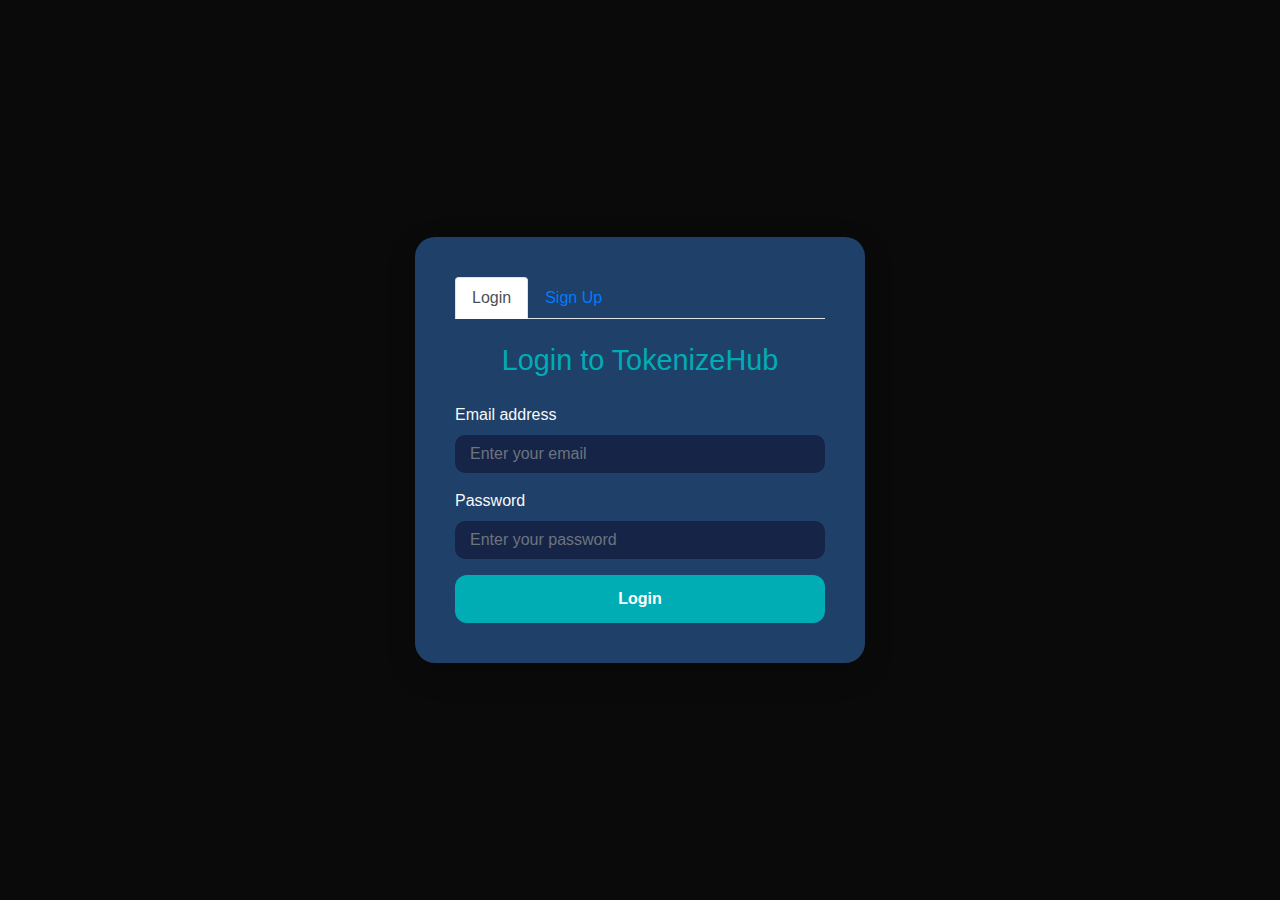
<file: index.html>
<!DOCTYPE html>
<html lang="en">
<head>
    <meta charset="UTF-8">
    <meta name="viewport" content="width=device-width, initial-scale=1.0">
    <title>TokenizeHub Authentication</title>
    <!-- Bootstrap CSS -->
    <link href="https://stackpath.bootstrapcdn.com/bootstrap/4.5.2/css/bootstrap.min.css" rel="stylesheet">
    <!-- Custom CSS -->
    <link rel="stylesheet" href="auth.css">
</head>
<body>
    <!-- Authentication Container -->
    <div class="auth-wrapper">
        <div class="container-fluid auth-container">
            <!-- Tabs for Login/Sign Up -->
            <ul class="nav nav-tabs mb-4" id="authTabs" role="tablist">
                <li class="nav-item">
                    <a class="nav-link active" id="login-tab" data-toggle="tab" href="#login" role="tab">Login</a>
                </li>
                <li class="nav-item">
                    <a class="nav-link" id="signup-tab" data-toggle="tab" href="#signup" role="tab">Sign Up</a>
                </li>
            </ul>

            <!-- Tab Content for Login/Sign Up Forms -->
            <div class="tab-content" id="authTabsContent">
                <!-- Login Form -->
                <div class="tab-pane fade show active" id="login" role="tabpanel">
                    <form id="login-form" class="auth-form">
                        <h3 class="auth-title">Login to TokenizeHub</h3>
                        <div class="form-group">
                            <label for="login-email">Email address</label>
                            <input type="email" class="form-control" id="login-email" placeholder="Enter your email" required>
                        </div>
                        <div class="form-group">
                            <label for="login-password">Password</label>
                            <input type="password" class="form-control" id="login-password" placeholder="Enter your password" required>
                        </div>
                        <button type="submit" class="btn btn-primary btn-block">Login</button>
                    </form>
                </div>

                <!-- Sign Up Form -->
                <div class="tab-pane fade" id="signup" role="tabpanel">
                    <form id="signup-form" class="auth-form">
                        <h3 class="auth-title">Create a TokenizeHub Account</h3>
                        <div class="form-group">
                            <label for="signup-username">Username</label>
                            <input type="text" class="form-control" id="signup-username" placeholder="Enter a username" required>
                        </div>
                        <div class="form-group">
                            <label for="signup-email">Email address</label>
                            <input type="email" class="form-control" id="signup-email" placeholder="Enter your email" required>
                        </div>
                        <div class="form-group">
                            <label for="signup-password">Password</label>
                            <input type="password" class="form-control" id="signup-password" placeholder="Enter a password" required>
                        </div>
                        <div class="form-group">
                            <label for="signup-confirm-password">Confirm Password</label>
                            <input type="password" class="form-control" id="signup-confirm-password" placeholder="Confirm your password" required>
                        </div>
                        <button type="submit" class="btn btn-success btn-block">Sign Up</button>
                    </form>
                </div>
            </div>
        </div>
    </div>

    <!-- Bootstrap JS, Popper.js, and jQuery -->
    <script src="https://code.jquery.com/jquery-3.5.1.slim.min.js"></script>
    <script src="https://cdn.jsdelivr.net/npm/@popperjs/core@2.9.3/dist/umd/popper.min.js"></script>
    <script src="https://stackpath.bootstrapcdn.com/bootstrap/4.5.2/js/bootstrap.min.js"></script>
    <!-- Custom JS for Validation -->
    <script src="auth.js"></script>
</body>
</html>
</file>
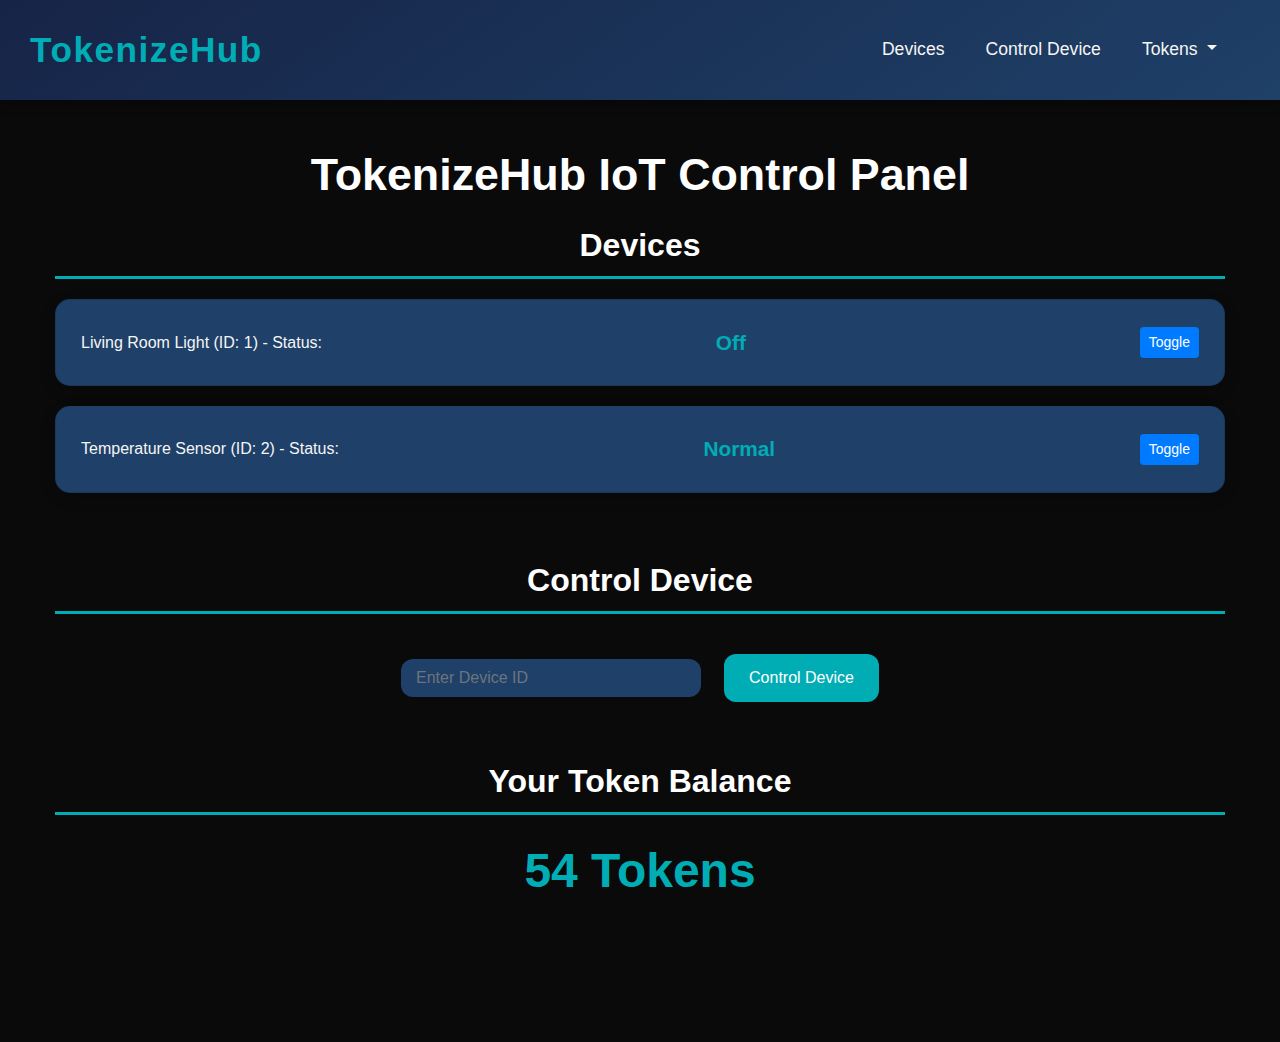
<file: home.html>
<!DOCTYPE html>
<html lang="en">
<head>
    <meta charset="UTF-8">
    <meta name="viewport" content="width=device-width, initial-scale=1.0">
    <title>TokenizeHub - IoT Control Panel</title>
    <!-- Bootstrap CSS -->
    <link href="https://stackpath.bootstrapcdn.com/bootstrap/4.5.2/css/bootstrap.min.css" rel="stylesheet">
    <!-- Custom CSS -->
    <link rel="stylesheet" href="styles.css">
</head>
<body>

    <!-- Navigation Bar -->
    <nav class="navbar navbar-expand-lg navbar-dark bg-dark">
        <a class="navbar-brand" href="#">TokenizeHub</a>
        <button class="navbar-toggler" type="button" data-toggle="collapse" data-target="#navbarNav" aria-controls="navbarNav" aria-expanded="false" aria-label="Toggle navigation">
            <span class="navbar-toggler-icon"></span>
        </button>
        <div class="collapse navbar-collapse" id="navbarNav">
            <ul class="navbar-nav ml-auto">
                <li class="nav-item">
                    <a class="nav-link" href="#devices-section">Devices</a>
                </li>
                <li class="nav-item">
                    <a class="nav-link" href="#control-section">Control Device</a>
                </li>
                <li class="nav-item dropdown">
                    <a class="nav-link dropdown-toggle" href="#" id="navbarDropdown" role="button" data-toggle="dropdown" aria-haspopup="true" aria-expanded="false">
                        Tokens
                    </a>
                    <div class="dropdown-menu" aria-labelledby="navbarDropdown">
                        <a class="dropdown-item" href="#">Token Balance</a>
                        <a class="dropdown-item" href="#">Manage Tokens</a>
                    </div>
                </li>
            </ul>
        </div>
    </nav>

    <div class="container mt-5">
        <h1 class="text-center my-4">TokenizeHub IoT Control Panel</h1>

        <!-- Devices Section -->
        <div id="devices-section" class="device-list mb-5">
            <h2>Devices</h2>
            <ul id="device-list" class="list-group"></ul>
        </div>

        <!-- Control Device Section -->
        <div id="control-section" class="device-control mb-5">
            <h2>Control Device</h2>
            <form id="control-form" class="form-inline">
                <div class="form-group mr-2">
                    <input type="text" id="device-id" class="form-control" placeholder="Enter Device ID" required>
                </div>
                <button type="submit" class="btn btn-success">Control Device</button>
            </form>
        </div>

        <!-- Token Balance Section -->
        <div class="token-balance">
            <h2>Your Token Balance</h2>
            <p id="token-balance" class="font-weight-bold">Loading...</p>
        </div>
    </div>

    <!-- Bootstrap JS, Popper.js, and jQuery -->
    <script src="https://code.jquery.com/jquery-3.5.1.slim.min.js"></script>
    <script src="https://cdn.jsdelivr.net/npm/@popperjs/core@2.9.3/dist/umd/popper.min.js"></script>
    <script src="https://stackpath.bootstrapcdn.com/bootstrap/4.5.2/js/bootstrap.min.js"></script>
    <!-- Custom JavaScript -->
    <script src="script.js"></script>
</body>
</html>
</file>
<file: auth.css>
/* Global Styles */
body {
    background-color: #0a0a0a;
    color: #f8f9fa;
    font-family: 'Poppins', sans-serif;
    overflow-x: hidden;
}

/* Authentication Container */
.auth-wrapper {
    height: 100vh;
    display: flex;
    align-items: center;
    justify-content: center;
}

.auth-container {
    background-color: #1f4068;
    padding: 40px;
    border-radius: 20px;
    box-shadow: 0 10px 30px rgba(0, 0, 0, 0.2);
    max-width: 450px;
    width: 100%;
}

/* Form Titles */
.auth-title {
    font-size: 1.8rem;
    color: #00adb5;
    margin-bottom: 25px;
    text-align: center;
}

/* Input Fields */
.form-control {
    background-color: #162447;
    color: #f5f5f5;
    border: none;
    border-radius: 10px;
    padding: 15px;
    transition: background-color 0.3s ease, box-shadow 0.3s ease;
}

.form-control:focus {
    background-color: #0f3460;
    outline: none;
    box-shadow: 0 0 10px #00adb5;
}

/* Buttons */
.btn-block {
    padding: 12px 25px;
    border-radius: 12px;
    font-weight: bold;
    transition: background-color 0.4s ease, transform 0.3s ease;
}

.btn-primary {
    background-color: #00adb5;
    border: none;
}

.btn-primary:hover {
    background-color: #00c1c5;
    transform: translateY(-3px);
}

.btn-success {
    background-color: #20c997;
    border: none;
}

.btn-success:hover {
    background-color: #18b28b;
    transform: translateY(-3px);
}
</file>
<file: styles.css>
/* Global Styles */
body {
    background-color: #0a0a0a;
    color: #f8f9fa;
    font-family: 'Poppins', sans-serif;
    line-height: 1.7;
    padding-bottom: 60px;
    overflow-x: hidden;
}

/* Headings */
h1, h2 {
    color: #ffffff;
    font-weight: 700;
    text-align: center;
}

h1 {
    font-size: 2.8rem;
    margin-bottom: 30px;
}

h2 {
    font-size: 2rem;
    margin-bottom: 20px;
    border-bottom: 3px solid #00adb5;
    padding-bottom: 12px;
}

/* Navbar Styling */
.navbar {
    background: linear-gradient(145deg, #162447, #1f4068);
    box-shadow: 0 4px 12px rgba(0, 0, 0, 0.3);
    padding: 15px 30px;
    transition: background-color 0.5s ease;
}

.navbar-brand {
    font-size: 2.2rem;
    font-weight: 800;
    color: #00adb5 !important;
    letter-spacing: 1.5px;
    transition: color 0.3s ease;
}

.navbar-brand:hover {
    color: #00c1c5 !important;
}

.navbar-nav .nav-link {
    color: #f5f5f5 !important;
    font-weight: 500;
    font-size: 1.1rem;
    margin-right: 25px;
    transition: color 0.4s ease, text-decoration 0.4s ease;
}

.navbar-nav .nav-link:hover {
    color: #00adb5 !important;
    text-decoration: underline;
}

.dropdown-menu {
    background-color: #162447;
    border: none;
    border-radius: 10px;
    padding: 12px 0;
    transition: all 0.4s ease;
}

.dropdown-item {
    color: #f5f5f5;
    padding: 10px 20px;
    transition: background-color 0.3s ease;
}

.dropdown-item:hover {
    background-color: #00adb5;
    color: #ffffff;
}

/* Container */
.container {
    max-width: 1200px;
    margin: 70px auto;
}

/* Devices Section */
.device-list ul {
    list-style: none;
    padding: 0;
    margin: 0;
}

.device-list .list-group-item {
    background-color: #1f4068;
    color: #f5f5f5;
    border-radius: 15px;
    margin-bottom: 20px;
    padding: 25px;
    display: flex;
    justify-content: space-between;
    align-items: center;
    transition: all 0.4s ease;
    box-shadow: 0 5px 15px rgba(0, 0, 0, 0.2);
}

.device-list .list-group-item:hover {
    background-color: #0f3460;
    box-shadow: 0 10px 25px rgba(0, 0, 0, 0.3);
    transform: translateY(-5px);
}

.device-status {
    font-weight: bold;
    color: #00adb5;
    font-size: 1.3rem;
}

/* Custom Toggle Switch */
.custom-control {
    position: relative;
    display: flex;
    align-items: center;
}

.custom-switch {
    position: relative;
    display: inline-block;
}

.custom-control-input {
    position: absolute;
    opacity: 0;
    cursor: pointer;
}

.custom-control-label {
    cursor: pointer;
    margin-left: 10px;
    font-weight: bold;
}

/* Control Device Form */
.device-control form {
    display: flex;
    justify-content: center;
    align-items: center;
    margin-top: 40px;
}

.device-control .form-control {
    background-color: #1f4068;
    color: #f5f5f5;
    border: none;
    border-radius: 12px;
    padding: 12px 15px;
    width: 300px;
    margin-right: 15px;
    transition: background-color 0.3s ease, box-shadow 0.3s ease;
}

.device-control .form-control:focus {
    background-color: #162447;
    outline: none;
    box-shadow: 0 0 10px #00adb5;
}

.device-control .btn {
    background-color: #00adb5;
    color: #ffffff;
    padding: 12px 25px;
    border: none;
    border-radius: 12px;
    transition: background-color 0.4s ease, transform 0.3s ease;
}

.device-control .btn:hover {
    background-color: #00c1c5;
    transform: translateY(-5px);
}

/* Token Balance Section */
.token-balance {
    text-align: center;
    margin-top: 60px;
}

.token-balance h2 {
    font-size: 2rem;
    color: #ffffff;
    margin-bottom: 15px;
}

.token-balance p {
    font-size: 3rem;
    font-weight: bold;
    color: #00adb5;
    margin-top: 10px;
}

/* Footer */
footer {
    background-color: #0d0d0d;
    color: #f5f5f5;
    padding: 20px;
    text-align: center;
    margin-top: 50px;
    border-top: 1px solid #1f4068;
}

/* Utility Classes */
.mt-5 {
    margin-top: 60px;
}

.mb-5 {
    margin-bottom: 60px;
}

.text-center {
    text-align: center;
}

/* Media Queries */
@media (max-width: 768px) {
    .navbar-brand {
        font-size: 1.8rem;
    }

    h1 {
        font-size: 2.4rem;
    }

    h2 {
        font-size: 1.6rem;
    }

    .form-control {
        width: 100%;
        margin-right: 0;
    }

    .device-control form {
        flex-direction: column;
    }

    .device-control .btn {
        margin-top: 15px;
    }
}
</file>
